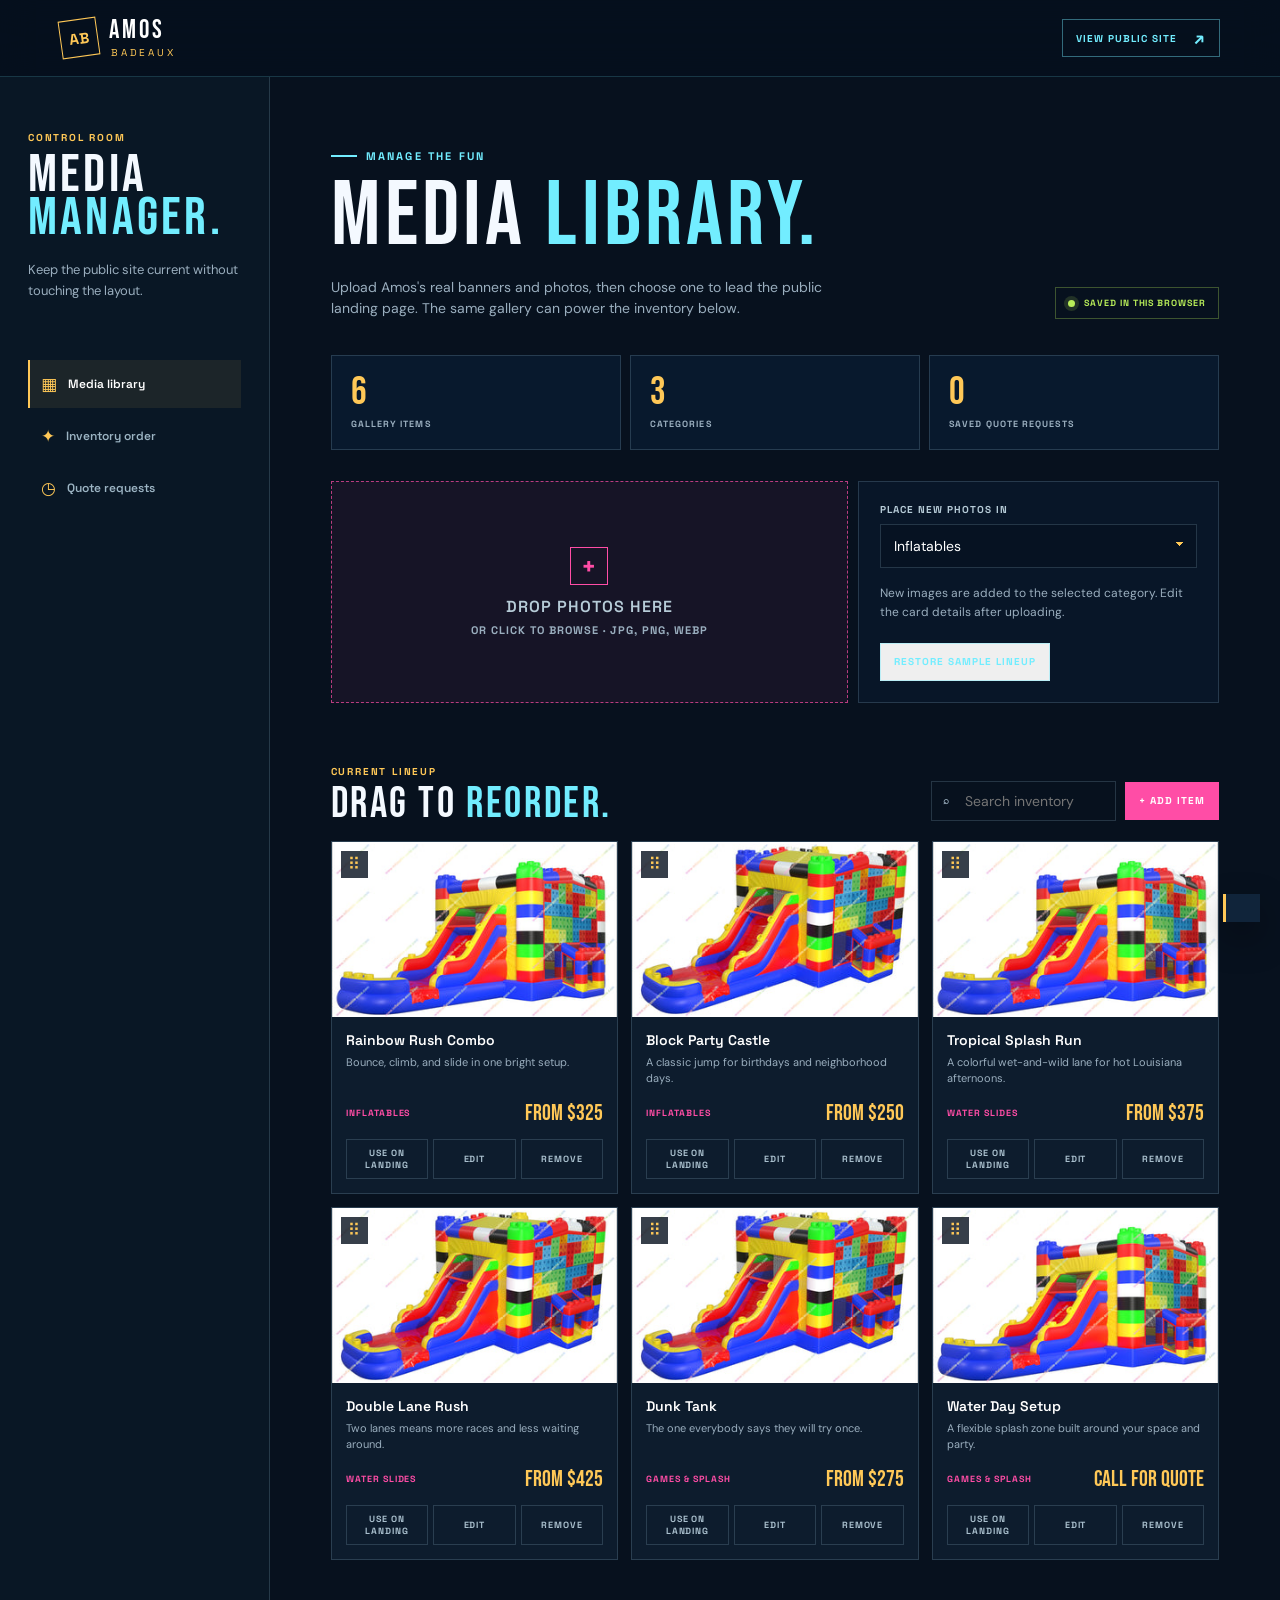
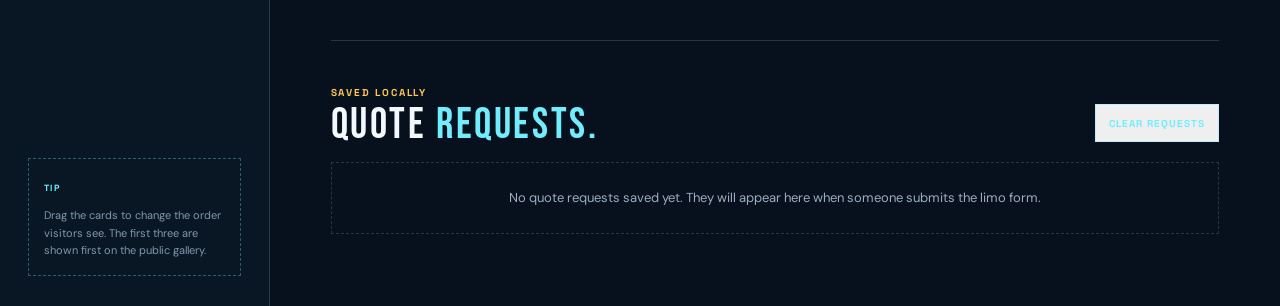
<file: admin.html>
<!doctype html>
<html lang="en">
<head>
  <meta charset="UTF-8" />
  <meta name="viewport" content="width=device-width, initial-scale=1.0" />
  <meta name="description" content="Amos Badeaux media and inventory manager" />
  <title>Media Manager | Amos Badeaux</title>
  <link rel="preconnect" href="https://fonts.googleapis.com" />
  <link rel="preconnect" href="https://fonts.gstatic.com" crossorigin />
  <link href="https://fonts.googleapis.com/css2?family=Bebas+Neue&family=DM+Sans:wght@400;500;600;700&family=Space+Grotesk:wght@500;600;700&display=swap" rel="stylesheet" />
  <link rel="stylesheet" href="styles.css" />
  <link rel="stylesheet" href="admin.css" />
</head>
<body class="admin-body">
  <header class="site-header">
    <div class="container nav-wrap"><a class="brand" href="index.html"><span class="brand-mark">AB</span><span class="brand-copy"><strong>AMOS</strong><em>BADEAUX</em></span></a><a class="button button-outline button-small" href="index.html">View public site <span>↗</span></a></div>
  </header>
  <main class="admin-shell">
    <aside class="admin-sidebar">
      <div><p class="admin-overline">Control room</p><h1>MEDIA<br /><span>MANAGER.</span></h1><p class="admin-side-copy">Keep the public site current without touching the layout.</p></div>
      <nav class="admin-side-nav" aria-label="Admin areas"><a class="active" href="#media"><span>▦</span> Media library</a><a href="#inventory"><span>✦</span> Inventory order</a><a href="#requests"><span>◷</span> Quote requests</a></nav>
      <div class="admin-note"><span>TIP</span><p>Drag the cards to change the order visitors see. The first three are shown first on the public gallery.</p></div>
    </aside>
    <section class="admin-main" id="media">
      <div class="admin-heading"><div><p class="eyebrow eyebrow-cyan"><span></span> Manage the fun</p><h2>MEDIA <span>LIBRARY.</span></h2><p>Upload Amos's real banners and photos, then choose one to lead the public landing page. The same gallery can power the inventory below.</p></div><div class="admin-status"><span class="live-dot"></span> Saved in this browser</div></div>
      <div class="admin-stats"><div><span id="mediaCount">0</span><small>gallery items</small></div><div><span id="categoryCount">0</span><small>categories</small></div><div><span id="requestCount">0</span><small>saved quote requests</small></div></div>
      <div class="upload-layout">
        <label class="drop-zone" id="dropZone" for="fileInput"><input id="fileInput" type="file" accept="image/jpeg,image/png,image/webp" multiple /><span class="upload-plus">+</span><strong>Drop photos here</strong><small>or click to browse · JPG, PNG, WEBP</small></label>
        <div class="upload-settings"><label>Place new photos in<select id="uploadCategory"><option>Inflatables</option><option>Water slides</option><option>Games &amp; splash</option><option>Auto care</option><option>Fireworks</option><option>VIP rides</option></select></label><p>New images are added to the selected category. Edit the card details after uploading.</p><button class="button button-outline button-small" id="restoreDefaults" type="button">Restore sample lineup</button></div>
      </div>
      <div class="media-toolbar" id="inventory"><div><p class="admin-overline">Current lineup</p><h3>DRAG TO <span>REORDER.</span></h3></div><div class="toolbar-actions"><label class="search-box"><span>⌕</span><input id="mediaSearch" type="search" placeholder="Search inventory" /></label><button class="button button-pink button-small" id="addItemButton" type="button">+ Add item</button></div></div>
      <div class="admin-media-grid" id="mediaGrid" aria-live="polite"></div>
      <section class="requests-section" id="requests"><div class="media-toolbar"><div><p class="admin-overline">Saved locally</p><h3>QUOTE <span>REQUESTS.</span></h3></div><button class="button button-outline button-small" id="clearRequests" type="button">Clear requests</button></div><div class="requests-list" id="requestsList"></div></section>
    </section>
  </main>
  <div class="edit-modal" id="editModal" hidden><div class="edit-backdrop" data-close-edit></div><form class="edit-panel" id="editForm"><button class="modal-close" type="button" data-close-edit aria-label="Close editor">×</button><p class="eyebrow eyebrow-pink"><span></span> Edit inventory</p><h2>MAKE IT <span>YOUR OWN.</span></h2><input type="hidden" name="id" /><div class="form-row"><label>Name<input name="name" required /></label><label>Price label<input name="price" required placeholder="From $325" /></label></div><label>Category<select name="category"><option>Inflatables</option><option>Water slides</option><option>Games &amp; splash</option><option>Auto care</option><option>Fireworks</option><option>VIP rides</option></select></label><label>Short description<textarea name="description" rows="3" required></textarea></label><label>Badge<input name="badge" placeholder="New or Big favorite" /></label><div class="edit-actions"><button class="button button-outline" type="button" data-close-edit>Cancel</button><button class="button button-pink" type="submit">Save item <span>↗</span></button></div></form></div>
  <div class="toast" id="toast" role="status" aria-live="polite"></div>
  <script src="admin.js"></script>
</body>
</html>
</file>
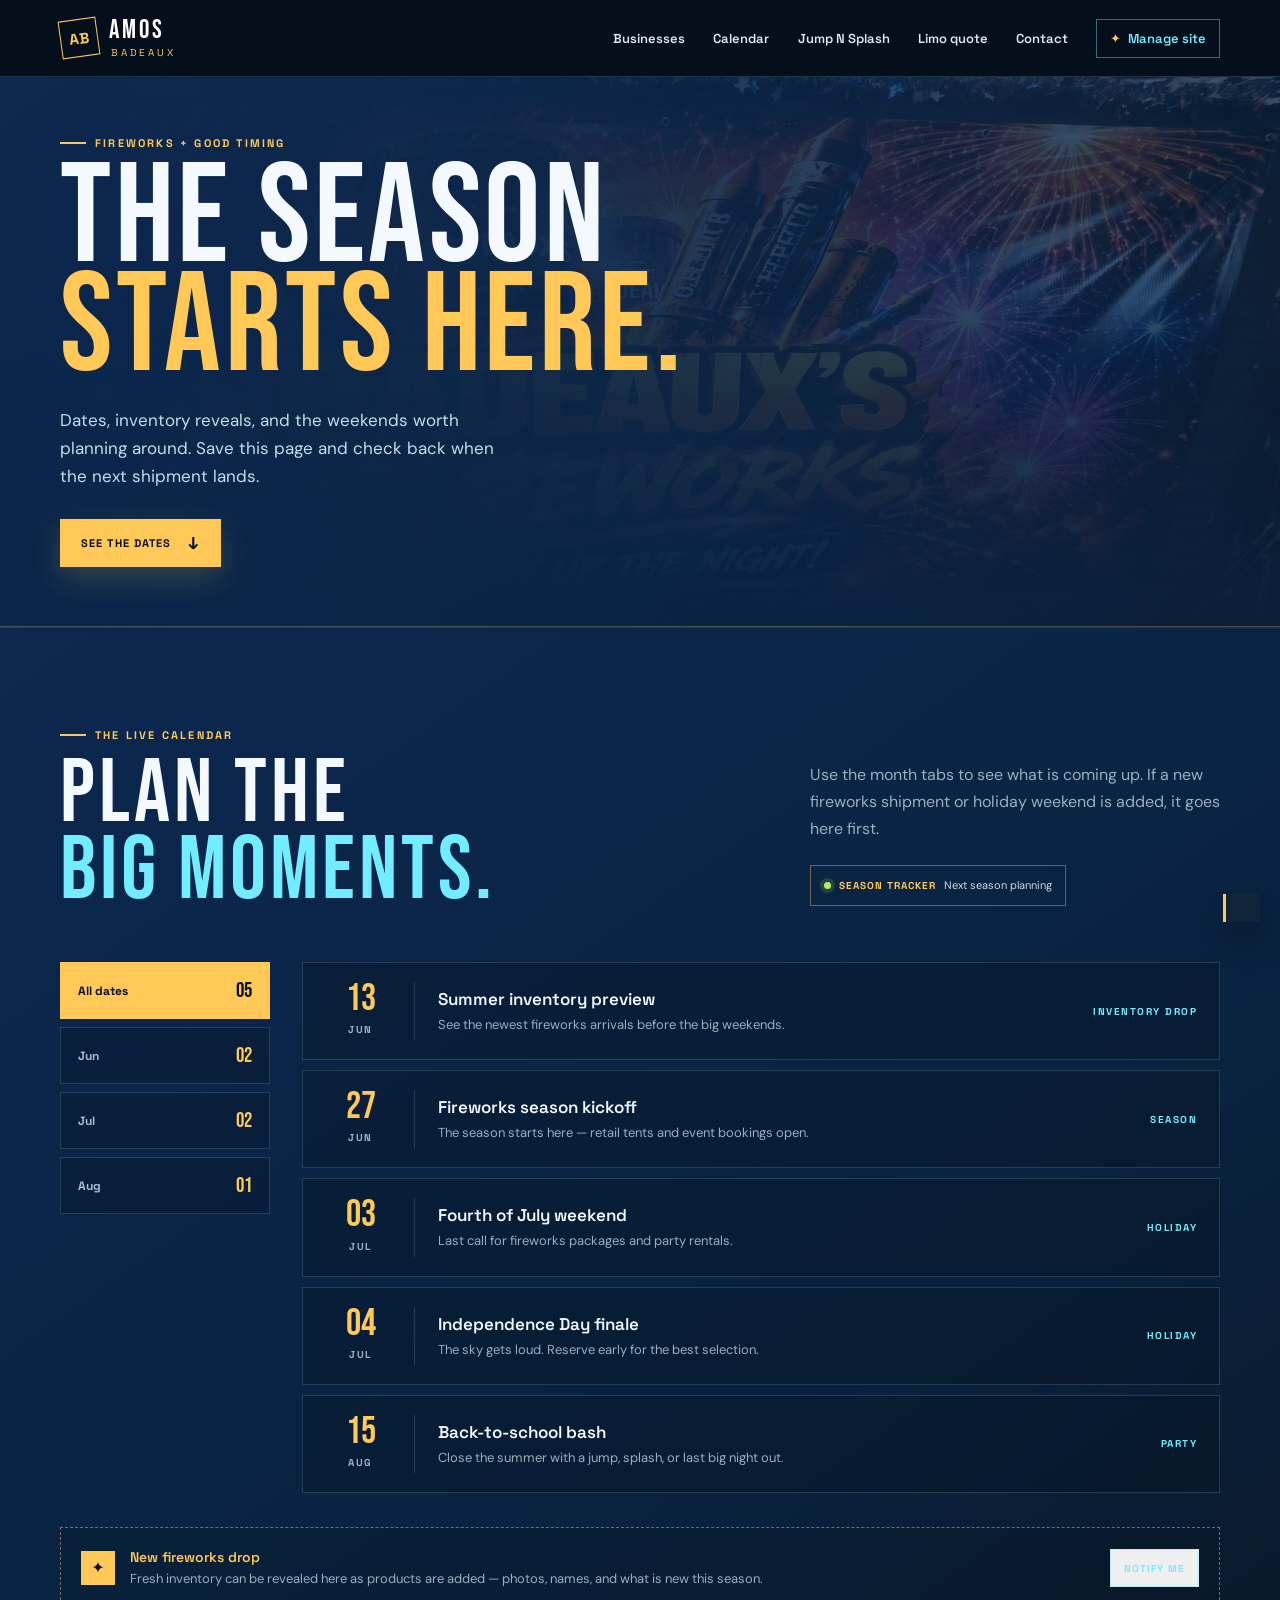
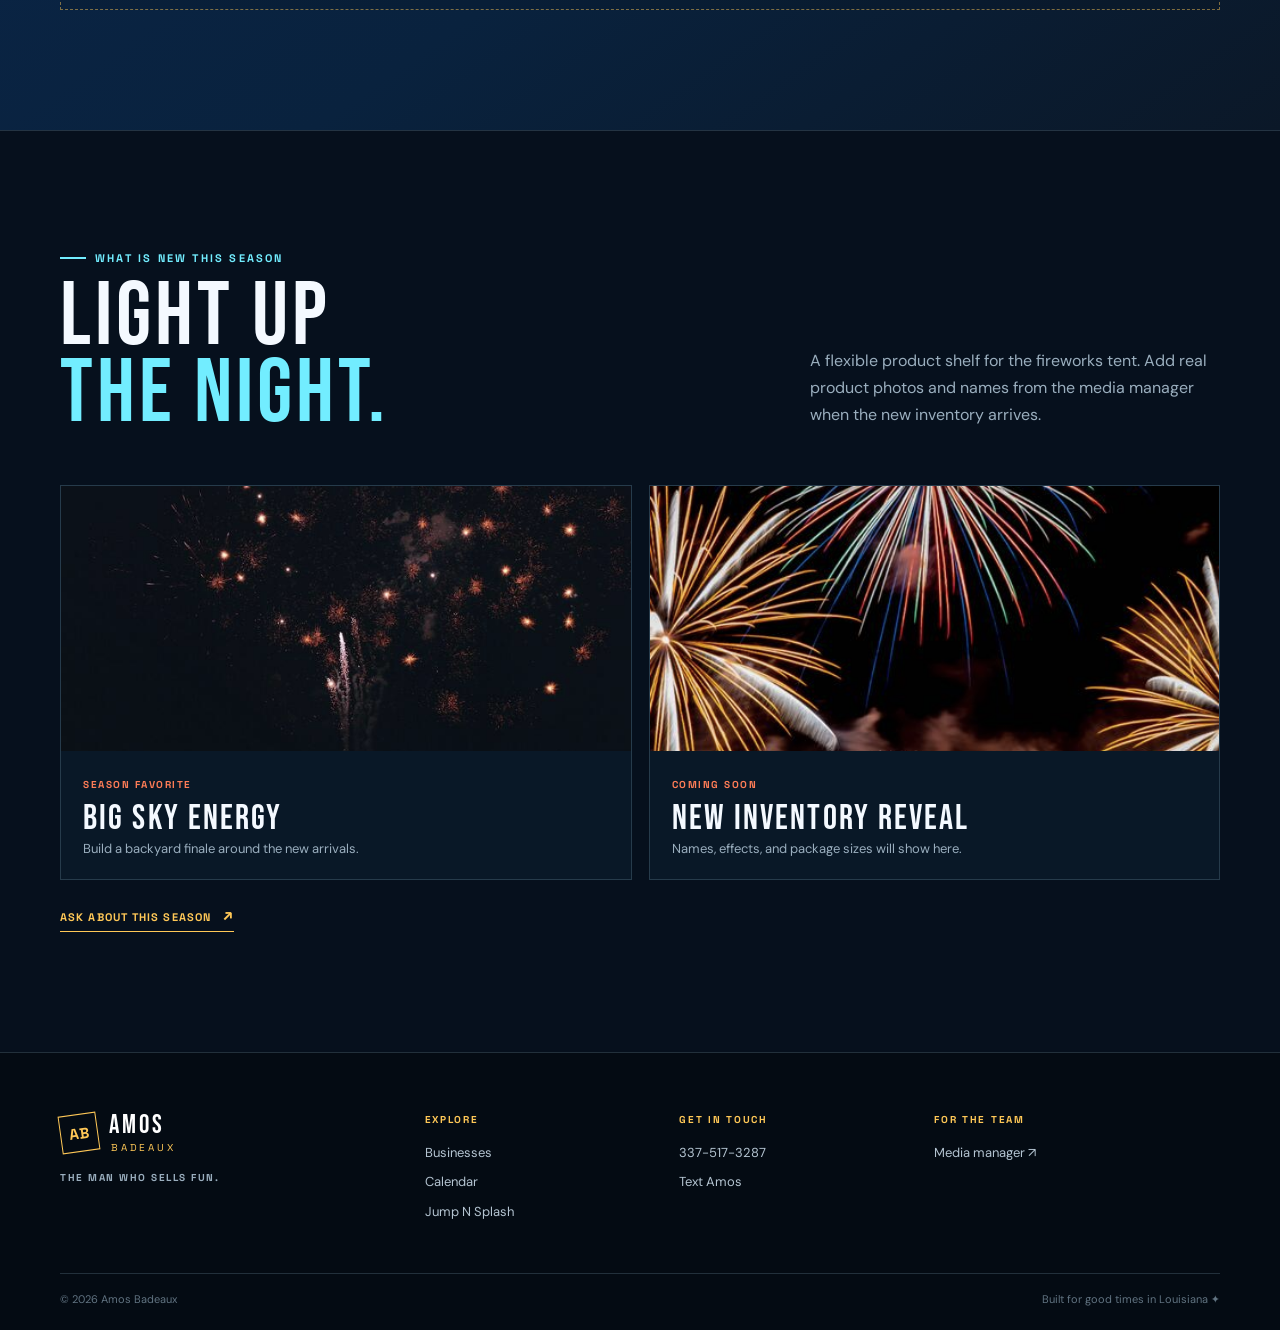
<file: calendar.html>
<!doctype html>
<html lang="en">
<head>
  <meta charset="UTF-8" />
  <meta name="viewport" content="width=device-width, initial-scale=1.0" />
  <meta name="description" content="Upcoming fireworks season dates and inventory drops from Amos Badeaux." />
  <title>Calendar & Fireworks Season | Amos Badeaux</title>
  <link rel="preconnect" href="https://fonts.googleapis.com" />
  <link rel="preconnect" href="https://fonts.gstatic.com" crossorigin />
  <link href="https://fonts.googleapis.com/css2?family=Bebas+Neue&family=DM+Sans:wght@400;500;600;700&family=Space+Grotesk:wght@500;600;700&display=swap" rel="stylesheet" />
  <link rel="stylesheet" href="styles.css" />
</head>
<body>
  <a class="skip-link" href="#main">Skip to content</a>
  <header class="site-header" id="top"><div class="container nav-wrap"><a class="brand" href="index.html"><span class="brand-mark">AB</span><span class="brand-copy"><strong>AMOS</strong><em>BADEAUX</em></span></a><button class="menu-toggle" type="button" aria-expanded="false" aria-controls="siteNav"><span></span><span></span><span></span><b class="sr-only">Open menu</b></button><nav class="site-nav" id="siteNav" aria-label="Primary navigation"><a href="index.html#services">Businesses</a><a href="#calendar">Calendar</a><a href="index.html#jump-splash">Jump N Splash</a><a href="index.html#limousine">Limo quote</a><a href="index.html#contact">Contact</a><a class="nav-admin" href="admin.html"><span aria-hidden="true">✦</span> Manage site</a></nav></div></header>
  <main id="main">
    <section class="calendar-page-hero section-blue"><div class="calendar-page-art"><img src="assets/images/amos/amos-banner-fireworks.jpg" alt="Amos's real Badeaux's Fireworks booth banner — Light Up the Night" /></div><div class="container calendar-page-copy"><p class="eyebrow eyebrow-gold"><span></span> Fireworks + good timing</p><h1>THE SEASON<br /><span>STARTS HERE.</span></h1><p>Dates, inventory reveals, and the weekends worth planning around. Save this page and check back when the next shipment lands.</p><a class="button button-gold" href="#calendar">See the dates <span>↓</span></a></div></section>
    <section class="section section-blue calendar-section calendar-page-section" id="calendar"><div class="container"><div class="section-heading split-heading"><div><p class="eyebrow eyebrow-gold"><span></span> The live calendar</p><h2>PLAN THE<br /><span>BIG MOMENTS.</span></h2></div><div class="section-intro calendar-intro"><p>Use the month tabs to see what is coming up. If a new fireworks shipment or holiday weekend is added, it goes here first.</p><div class="season-pill"><span class="live-dot"></span><strong>Season tracker</strong><span id="seasonStatus">Loading</span></div></div></div><div class="calendar-layout"><div class="calendar-controls" role="tablist" aria-label="Event months"><button class="month-tab active" type="button" role="tab" aria-selected="true" data-month="all">All dates <span>05</span></button><button class="month-tab" type="button" role="tab" aria-selected="false" data-month="june">Jun <span>02</span></button><button class="month-tab" type="button" role="tab" aria-selected="false" data-month="july">Jul <span>02</span></button><button class="month-tab" type="button" role="tab" aria-selected="false" data-month="august">Aug <span>01</span></button></div><div class="events-list" id="eventsList" aria-live="polite"></div></div><div class="inventory-drop"><span class="drop-icon">✦</span><div><strong>New fireworks drop</strong><p>Fresh inventory can be revealed here as products are added — photos, names, and what is new this season.</p></div><button class="button button-small button-outline" type="button" data-toast="Inventory updates will be posted here.">Notify me</button></div></div></section>
    <section class="section section-dark fireworks-showcase"><div class="container"><div class="section-heading split-heading"><div><p class="eyebrow eyebrow-cyan"><span></span> What is new this season</p><h2>LIGHT UP<br /><span>THE NIGHT.</span></h2></div><p class="section-intro">A flexible product shelf for the fireworks tent. Add real product photos and names from the media manager when the new inventory arrives.</p></div><div class="fireworks-preview-grid"><article><img src="assets/images/fireworks-celebration-night-sky-colorful-2.jpg" alt="Fireworks bursting across the night sky" loading="lazy" /><div><span>Season favorite</span><h3>Big sky energy</h3><p>Build a backyard finale around the new arrivals.</p></div></article><article><img src="assets/images/fireworks-celebration-night-sky-colorful-1.jpg" alt="Bright fireworks in a celebration" loading="lazy" /><div><span>Coming soon</span><h3>New inventory reveal</h3><p>Names, effects, and package sizes will show here.</p></div></article></div><a class="text-link fireworks-back-link" href="index.html#contact">Ask about this season <span>↗</span></a></div></section>
  </main>
  <footer class="site-footer"><div class="container footer-grid"><div><a class="brand" href="index.html"><span class="brand-mark">AB</span><span class="brand-copy"><strong>AMOS</strong><em>BADEAUX</em></span></a><p class="footer-tagline">The man who sells fun.</p></div><div><p class="footer-label">Explore</p><a href="index.html#services">Businesses</a><a href="#calendar">Calendar</a><a href="index.html#jump-splash">Jump N Splash</a></div><div><p class="footer-label">Get in touch</p><a href="tel:+13375173287">337-517-3287</a><a href="sms:+13375173287">Text Amos</a></div><div><p class="footer-label">For the team</p><a href="admin.html">Media manager <span>↗</span></a></div></div><div class="container footer-bottom"><span>© <span id="copyrightYear">2026</span> Amos Badeaux</span><span>Built for good times in Louisiana ✦</span></div></footer>
  <div class="toast" id="toast" role="status" aria-live="polite"></div>
  <script src="app.js"></script>
</body>
</html>
</file>
<file: styles.css>
:root {
  --ink: #06101d;
  --ink-2: #0a1726;
  --navy: #0d2545;
  --blue: #123d70;
  --blue-bright: #1e67bb;
  --cyan: #72edff;
  --cyan-deep: #2cc8e1;
  --gold: #ffc857;
  --gold-light: #ffe29a;
  --orange: #ff7d57;
  --pink: #ff4da6;
  --lime: #b8ed59;
  --silver: #d8e3eb;
  --muted: #9aaebe;
  --line: rgba(174, 214, 236, .18);
  --line-bright: rgba(114, 237, 255, .42);
  --shadow: 0 24px 70px rgba(0, 0, 0, .28);
  --display: "Bebas Neue", Impact, sans-serif;
  --body: "DM Sans", system-ui, sans-serif;
  --grotesk: "Space Grotesk", system-ui, sans-serif;
}

* { box-sizing: border-box; }
html { scroll-behavior: smooth; }
body { margin: 0; background: var(--ink); color: #f4f9ff; font-family: var(--body); line-height: 1.5; overflow-x: hidden; }
body.modal-open { overflow: hidden; }
a { color: inherit; text-decoration: none; }
button, input, select, textarea { font: inherit; }
button { color: inherit; }
img { max-width: 100%; display: block; }
::selection { background: var(--gold); color: var(--ink); }

.container { width: min(1160px, calc(100% - 40px)); margin: 0 auto; }
.sr-only { position: absolute; width: 1px; height: 1px; padding: 0; margin: -1px; overflow: hidden; clip: rect(0, 0, 0, 0); white-space: nowrap; border: 0; }
.skip-link { position: fixed; top: 10px; left: 10px; z-index: 1000; padding: 10px 14px; background: var(--gold); color: var(--ink); transform: translateY(-160%); transition: transform .2s; }
.skip-link:focus { transform: translateY(0); }
.site-noise { position: fixed; inset: 0; z-index: 0; pointer-events: none; opacity: .07; background-image: url("data:image/svg+xml,%3Csvg viewBox='0 0 180 180' xmlns='http://www.w3.org/2000/svg'%3E%3Cfilter id='n'%3E%3CfeTurbulence type='fractalNoise' baseFrequency='.85' numOctaves='3' stitchTiles='stitch'/%3E%3C/filter%3E%3Crect width='100%25' height='100%25' filter='url(%23n)' opacity='.55'/%3E%3C/svg%3E"); }
main, footer { position: relative; z-index: 1; }

.site-header { position: sticky; top: 0; z-index: 50; border-bottom: 1px solid rgba(114, 237, 255, .18); background: rgba(6, 16, 29, .9); backdrop-filter: blur(18px); }
.nav-wrap { min-height: 76px; display: flex; align-items: center; justify-content: space-between; gap: 28px; }
.brand { display: inline-flex; align-items: center; gap: 11px; flex: none; }
.brand-mark { display: grid; place-items: center; width: 38px; height: 38px; border: 1px solid var(--gold); color: var(--gold); font: 700 15px/1 var(--grotesk); transform: rotate(-8deg); }
.brand-copy { display: flex; flex-direction: column; line-height: .85; letter-spacing: .11em; }
.brand-copy strong { color: white; font: 26px/1 var(--display); letter-spacing: .12em; }
.brand-copy em { color: var(--gold); font: normal 10px/1 var(--grotesk); letter-spacing: .28em; padding-left: 2px; margin-top: 4px; }
.site-nav { display: flex; align-items: center; gap: clamp(15px, 2.2vw, 30px); font: 600 13px var(--grotesk); color: #d9ebf4; }
.site-nav > a:not(.nav-admin) { position: relative; padding: 28px 0; }
.site-nav > a:not(.nav-admin)::after { content: ""; position: absolute; bottom: 19px; left: 0; width: 0; height: 2px; background: var(--gold); transition: width .2s; }
.site-nav > a:not(.nav-admin):hover::after, .site-nav > a:not(.nav-admin):focus-visible::after { width: 100%; }
.site-nav a:hover { color: var(--gold); }
.nav-admin { border: 1px solid var(--line-bright); color: var(--cyan) !important; padding: 10px 13px; }
.nav-admin span { color: var(--gold); margin-right: 4px; }
.menu-toggle { display: none; border: 0; background: none; padding: 7px; cursor: pointer; }
.menu-toggle span { display: block; width: 25px; height: 2px; margin: 5px 0; background: white; }

.section { padding: 120px 0; }
.section-dark { background: var(--ink); }
.section-blue { background: linear-gradient(145deg, #0c2850 0%, #09223e 66%, #0b1828 100%); }
.section-heading { margin-bottom: 52px; }
.split-heading { display: flex; align-items: end; justify-content: space-between; gap: 40px; }
.split-heading > * { max-width: 540px; }
.section-intro { max-width: 410px !important; color: var(--muted); font-size: 16px; line-height: 1.7; margin: 0 0 4px; }
.eyebrow { display: flex; align-items: center; gap: 9px; margin: 0 0 14px; text-transform: uppercase; letter-spacing: .2em; font: 700 11px var(--grotesk); }
.eyebrow span { width: 26px; height: 2px; display: inline-block; }
.eyebrow-gold { color: var(--gold); }.eyebrow-gold span { background: var(--gold); }
.eyebrow-cyan { color: var(--cyan); }.eyebrow-cyan span { background: var(--cyan); }
.eyebrow-pink { color: var(--pink); }.eyebrow-pink span { background: var(--pink); }
.eyebrow-silver { color: var(--silver); }.eyebrow-silver span { background: var(--silver); }
h1, h2, h3, p { margin-top: 0; }
h2 { margin: 0; font: 400 clamp(54px, 7vw, 96px)/.86 var(--display); letter-spacing: .045em; }
h2 span { color: var(--cyan); }
.button { display: inline-flex; align-items: center; justify-content: center; gap: 17px; min-height: 48px; padding: 13px 20px; border: 1px solid transparent; cursor: pointer; text-transform: uppercase; letter-spacing: .1em; font: 700 11px var(--grotesk); transition: transform .2s, box-shadow .2s, background .2s, color .2s; }
.button:hover { transform: translateY(-3px); }
.button span { font-size: 17px; line-height: 0; }
.button-gold { background: var(--gold); color: var(--ink); box-shadow: 0 12px 30px rgba(255, 200, 87, .18); }
.button-gold:hover { background: var(--gold-light); box-shadow: 0 14px 36px rgba(255, 200, 87, .28); }
.button-ghost { border-color: rgba(255,255,255,.45); color: white; }
.button-ghost:hover, .button-outline:hover { border-color: var(--gold); color: var(--gold); }
.button-outline { border-color: var(--line-bright); color: var(--cyan); }
.button-cyan { background: var(--cyan); color: var(--ink); }
.button-pink { background: var(--pink); color: white; }
.button-small { min-height: 38px; padding: 9px 13px; font-size: 10px; }
.button-full { width: 100%; }
.text-link { display: inline-flex; gap: 12px; padding-bottom: 7px; border-bottom: 1px solid var(--gold); color: var(--gold); text-transform: uppercase; letter-spacing: .1em; font: 700 11px var(--grotesk); }
.text-link span { font-size: 16px; line-height: .6; }

.hero { min-height: min(790px, calc(100vh - 76px)); position: relative; display: flex; align-items: center; overflow: hidden; }
.hero-image, .hero-shade, .hero-grid { position: absolute; inset: 0; }
.hero-image img { width: 100%; height: 100%; object-fit: cover; object-position: center 55%; filter: saturate(.85) contrast(1.12); transform: scale(1.03); animation: hero-breathe 16s ease-in-out infinite alternate; }
@keyframes hero-breathe { to { transform: scale(1.08); } }
.hero-shade { background: linear-gradient(90deg, rgba(6,16,29,.98) 0%, rgba(6,16,29,.86) 33%, rgba(6,16,29,.35) 70%, rgba(6,16,29,.72) 100%), linear-gradient(0deg, rgba(6,16,29,.96) 0%, transparent 35%); }
.hero-grid { opacity: .35; background-image: linear-gradient(rgba(114,237,255,.1) 1px, transparent 1px), linear-gradient(90deg, rgba(114,237,255,.1) 1px, transparent 1px); background-size: 88px 88px; mask-image: linear-gradient(90deg, black, transparent 74%); }
.hero-content { position: relative; z-index: 1; padding: 90px 0 115px; }
.hero h1 { max-width: 700px; margin: 0 0 25px; font: 400 clamp(74px, 11vw, 155px)/.78 var(--display); letter-spacing: .025em; }
.hero h1 span { color: var(--gold); }
.hero-lede { max-width: 450px; margin: 0 0 34px; color: #d4e2ec; font-size: 18px; line-height: 1.6; }
.hero-actions { display: flex; gap: 12px; flex-wrap: wrap; }
.hero-proof { display: flex; flex-wrap: wrap; gap: 25px; margin-top: 75px; color: #b2c5d2; font: 11px var(--grotesk); text-transform: uppercase; letter-spacing: .08em; }
.hero-proof b { color: var(--gold); margin-right: 5px; }
.scroll-cue { position: absolute; z-index: 2; right: max(20px, calc((100% - 1160px)/2)); bottom: 27px; display: flex; align-items: center; gap: 10px; color: #adc0cd; text-transform: uppercase; letter-spacing: .15em; font-size: 10px; writing-mode: vertical-rl; }
.scroll-cue span { width: 1px; height: 40px; background: var(--gold); }

.hero-split .hero-inner { display: grid; grid-template-columns: minmax(0, 560px) minmax(0, 1fr); grid-template-areas: "content portrait"; gap: clamp(30px, 4vw, 60px); align-items: center; width: 100%; position: relative; z-index: 1; }
.hero-split .hero-content { grid-area: content; }
.hero-split .hero-portrait { grid-area: portrait; }
.hero-portrait { position: relative; display: block; width: 100%; margin: 0; padding: 90px 0 115px; border: 0; background: none; cursor: pointer; text-align: left; }
.hero-portrait img { width: 100%; aspect-ratio: 16/9; object-fit: cover; object-position: center 42%; border-radius: 12px; border: 1px solid var(--line-bright); background: #0a1726; box-shadow: 0 34px 90px rgba(0,0,0,.55), 0 0 0 5px rgba(255,200,87,.1); transform: rotate(1.4deg); transition: transform .35s, box-shadow .35s; }
.hero-portrait:hover img, .hero-portrait:focus-visible img { transform: rotate(0deg) scale(1.02); box-shadow: 0 42px 110px rgba(0,0,0,.62), 0 0 0 5px rgba(255,200,87,.25); }
.hero-portrait:focus-visible { outline: none; }
.hero-portrait .portrait-note { display: block; margin-top: 15px; color: var(--gold-light); text-align: right; font: 600 11px/1.6 var(--grotesk); letter-spacing: .1em; text-transform: uppercase; }
.hero-portrait .portrait-note b { color: var(--cyan); font-weight: 700; }

.booth-section { background: var(--ink-2); border-top: 1px solid var(--line); border-bottom: 1px solid var(--line); }
.booth-section .section-intro { max-width: 380px; }
.booth-strip { display: grid; grid-auto-flow: column; grid-auto-columns: minmax(300px, 360px); gap: 16px; overflow-x: auto; padding: 4px 2px 16px; scroll-snap-type: x proximity; scrollbar-width: thin; scrollbar-color: rgba(114,237,255,.35) transparent; }
.booth-strip::-webkit-scrollbar { height: 8px; }
.booth-strip::-webkit-scrollbar-thumb { background: rgba(114,237,255,.25); border-radius: 4px; }
.booth-card { position: relative; border: 1px solid var(--line); background: #0c1a2b; padding: 0; cursor: pointer; overflow: hidden; scroll-snap-align: start; transition: transform .22s, border-color .22s, box-shadow .22s; }
.booth-card img { width: 100%; height: 252px; object-fit: cover; filter: saturate(.92); transition: transform .45s, filter .45s; }
.booth-card:hover, .booth-card:focus-visible { transform: translateY(-5px); border-color: var(--gold); box-shadow: 0 18px 44px rgba(0,0,0,.4); }
.booth-card:focus-visible { outline: none; }
.booth-card:hover img, .booth-card:focus-visible img { transform: scale(1.05); filter: saturate(1.12); }
.booth-tag { position: absolute; top: 12px; left: 12px; z-index: 1; padding: 5px 9px; background: var(--gold); color: var(--ink); text-transform: uppercase; letter-spacing: .1em; font: 700 10px var(--grotesk); }

.ticker { position: relative; z-index: 2; overflow: hidden; background: var(--gold); color: var(--ink); transform: rotate(-1.2deg) scale(1.02); margin: -14px 0 -6px; box-shadow: 0 7px 20px rgba(0,0,0,.3); }
.ticker-track { display: flex; align-items: center; justify-content: space-around; min-width: max-content; gap: 32px; padding: 12px 0; font: 700 13px var(--grotesk); letter-spacing: .17em; animation: ticker-scroll 28s linear infinite; }
.ticker i { font-style: normal; font-size: 16px; }
@keyframes ticker-scroll { from { transform: translateX(0); } to { transform: translateX(-25%); } }

.services-section { padding-top: 145px; }
.service-grid { display: grid; grid-template-columns: repeat(2, 1fr); gap: 18px; }
.service-card { min-height: 490px; display: flex; flex-direction: column; border: 1px solid var(--line); background: #091827; overflow: hidden; transition: transform .25s, border-color .25s, box-shadow .25s; }
.service-card:hover { transform: translateY(-8px); box-shadow: var(--shadow); }
.service-card-auto:hover { border-color: #e8f0f2; }.service-card-fire:hover { border-color: var(--orange); }.service-card-limo:hover { border-color: var(--gold); }.service-card-jump:hover { border-color: var(--pink); }
.card-image { height: 255px; position: relative; overflow: hidden; background: var(--navy); }
.card-image::after { content: ""; position: absolute; inset: 0; background: linear-gradient(0deg, rgba(6,16,29,.83), transparent 65%); }
.card-image img { width: 100%; height: 100%; object-fit: cover; transition: transform .5s, filter .4s; filter: saturate(.8); }
.service-card:hover .card-image img { transform: scale(1.06); filter: saturate(1.15); }
.card-number { position: absolute; z-index: 1; top: 18px; right: 19px; color: white; font: 400 38px/1 var(--display); letter-spacing: .05em; text-shadow: 0 2px 20px #000; }
.service-card-body { flex: 1; padding: 25px 28px 27px; display: flex; flex-direction: column; }
.card-kicker { margin-bottom: 8px; color: var(--muted); text-transform: uppercase; letter-spacing: .15em; font: 700 10px var(--grotesk); }
.service-card h3 { margin: 0 0 13px; font: 400 43px/.85 var(--display); letter-spacing: .05em; }
.service-card h3 span { color: var(--cyan); }.service-card-fire h3 span { color: var(--orange); }.service-card-limo h3 span { color: var(--gold); }.service-card-jump h3 span { color: var(--pink); }
.service-card-body > p:not(.card-kicker) { max-width: 340px; margin-bottom: 22px; color: var(--muted); font-size: 14px; line-height: 1.6; }
.card-link { margin-top: auto; color: var(--cyan); text-transform: uppercase; letter-spacing: .14em; font: 700 11px var(--grotesk); }.service-card-fire .card-link { color: var(--orange); }.service-card-limo .card-link { color: var(--gold); }.service-card-jump .card-link { color: var(--pink); }
.card-link b { display: inline-block; margin-left: 7px; font-size: 16px; transition: transform .2s; }.service-card:hover .card-link b { transform: translate(4px, -3px); }

.statement-section { background: var(--gold); color: var(--ink); padding: 112px 0; }
.statement-grid { display: grid; grid-template-columns: 95px 1fr 210px; align-items: center; gap: 65px; }
.vertical-label { margin: 0; writing-mode: vertical-rl; transform: rotate(180deg); color: rgba(6,16,29,.65); text-transform: uppercase; letter-spacing: .25em; font: 700 10px var(--grotesk); }
.statement-copy h2 { color: var(--ink); max-width: 650px; margin-bottom: 26px; }.statement-copy h2 em { color: var(--blue); font-style: normal; }.statement-copy > p:not(.eyebrow) { max-width: 570px; margin-bottom: 26px; color: #374452; line-height: 1.7; }
.statement-copy .text-link { color: var(--ink); border-color: var(--ink); }
.statement-stamp { width: 180px; height: 180px; display: flex; align-items: center; justify-content: center; flex-direction: column; border: 2px solid var(--ink); border-radius: 50%; transform: rotate(11deg); text-transform: uppercase; text-align: center; font-family: var(--grotesk); }.statement-stamp strong { color: var(--blue); font: 700 60px/.9 var(--display); letter-spacing: .08em; }.statement-stamp span { font-size: 10px; letter-spacing: .2em; }

.calendar-section { border-top: 1px solid rgba(114,237,255,.15); }
.calendar-intro > p { margin-bottom: 23px; }.season-pill { display: inline-flex; align-items: center; gap: 8px; padding: 10px 13px; border: 1px solid rgba(255,200,87,.4); color: var(--gold-light); font-size: 11px; }.season-pill strong { color: var(--gold); text-transform: uppercase; letter-spacing: .1em; font: 700 10px var(--grotesk); }.season-pill span:last-child { color: #ccd8e0; }.live-dot { width: 7px; height: 7px; border-radius: 50%; background: var(--lime); box-shadow: 0 0 0 4px rgba(184,237,89,.15); }
.calendar-layout { display: grid; grid-template-columns: 210px 1fr; gap: 32px; }
.calendar-controls { display: flex; flex-direction: column; gap: 8px; }.month-tab { display: flex; justify-content: space-between; align-items: center; padding: 15px 17px; border: 1px solid var(--line); background: rgba(5,16,30,.3); color: #a8c1d1; cursor: pointer; text-align: left; font: 700 12px var(--grotesk); transition: .2s; }.month-tab span { color: var(--gold); font: 400 21px var(--display); }.month-tab:hover, .month-tab.active { background: var(--gold); border-color: var(--gold); color: var(--ink); }.month-tab.active span { color: var(--ink); }
.events-list { display: flex; flex-direction: column; gap: 10px; }.event-card { display: grid; grid-template-columns: 90px 1fr auto; align-items: center; gap: 23px; padding: 19px 22px; border: 1px solid var(--line); background: rgba(5,16,30,.32); }.event-date { padding-right: 18px; border-right: 1px solid var(--line); text-align: center; text-transform: uppercase; }.event-date strong { display: block; color: var(--gold); font: 400 38px/.9 var(--display); }.event-date span { color: #9eb5c6; font: 700 10px var(--grotesk); letter-spacing: .15em; }.event-card h3 { margin: 0 0 5px; font: 600 17px var(--grotesk); }.event-card p { margin: 0; color: var(--muted); font-size: 13px; }.event-kind { color: var(--cyan); text-transform: uppercase; letter-spacing: .15em; font: 700 10px var(--grotesk); text-align: right; }.event-empty { padding: 35px; border: 1px dashed var(--line); color: var(--muted); text-align: center; }
.inventory-drop { display: flex; align-items: center; gap: 15px; margin-top: 34px; padding: 20px; border: 1px dashed rgba(255,200,87,.48); background: rgba(6,16,29,.2); }.drop-icon { display: grid; place-items: center; flex: none; width: 34px; height: 34px; color: var(--ink); background: var(--gold); }.inventory-drop strong { display: block; color: var(--gold); font: 600 14px var(--grotesk); }.inventory-drop p { margin: 3px 0 0; color: var(--muted); font-size: 13px; }.inventory-drop .button { margin-left: auto; flex: none; }

.autocare-section { border-top: 1px solid var(--line); }.eyebrow-silver + h2 span { color: var(--silver); }.auto-showcase { display: grid; grid-template-columns: 1.2fr .8fr; gap: 35px; align-items: stretch; }.auto-feature { min-height: 520px; position: relative; margin: 0; overflow: hidden; border: 1px solid rgba(216,227,235,.3); }.auto-feature img { width: 100%; height: 100%; object-fit: cover; filter: saturate(.7); }.auto-feature::after { content: ""; position: absolute; inset: 0; background: linear-gradient(0deg, rgba(6,16,29,.95), transparent 65%); }.auto-feature figcaption { position: absolute; z-index: 1; bottom: 26px; left: 28px; right: 28px; }.auto-feature figcaption span { display: block; margin-bottom: 9px; color: var(--silver); text-transform: uppercase; letter-spacing: .16em; font: 700 10px var(--grotesk); }.auto-feature figcaption strong { font: 400 43px/.9 var(--display); letter-spacing: .06em; }.auto-services { display: flex; flex-direction: column; border-top: 1px solid var(--line); }.mini-service { display: flex; align-items: center; gap: 18px; padding: 19px 0; border-bottom: 1px solid var(--line); }.mini-service > span { color: var(--silver); font: 400 22px var(--display); }.mini-service strong { display: block; font: 600 16px var(--grotesk); }.mini-service small { display: block; margin-top: 4px; color: var(--muted); font-size: 12px; }.auto-services .button { align-self: flex-start; margin-top: auto; }

.limo-section { background: #091521; border-top: 1px solid rgba(255,200,87,.23); }.limo-section h2 span { color: var(--gold); }.limo-layout { display: grid; grid-template-columns: 1fr 1fr; gap: 55px; align-items: start; }.limo-gallery { min-width: 0; }.limo-main-image { height: 405px; position: relative; margin: 0; overflow: hidden; background: #13273a; }.limo-main-image img { width: 100%; height: 100%; object-fit: cover; }.image-tag { position: absolute; left: 17px; bottom: 17px; padding: 7px 10px; color: var(--ink); background: var(--gold); text-transform: uppercase; letter-spacing: .1em; font: 700 10px var(--grotesk); }.limo-thumbs { display: flex; gap: 9px; margin-top: 10px; }.limo-thumb { width: 78px; height: 55px; padding: 2px; border: 1px solid transparent; background: transparent; cursor: pointer; opacity: .55; }.limo-thumb.active, .limo-thumb:hover { border-color: var(--gold); opacity: 1; }.limo-thumb img { width: 100%; height: 100%; object-fit: cover; }.limo-facts { display: flex; justify-content: space-between; gap: 10px; padding-top: 24px; color: var(--muted); text-transform: uppercase; letter-spacing: .08em; font: 10px var(--grotesk); }.limo-facts strong { display: block; margin-bottom: 4px; color: white; font: 600 15px var(--grotesk); text-transform: none; letter-spacing: 0; }
.quote-panel, .contact-form { padding: 29px; border: 1px solid rgba(255,200,87,.38); background: rgba(8, 25, 43, .72); box-shadow: var(--shadow); }.panel-top { display: flex; align-items: center; justify-content: space-between; gap: 10px; margin-bottom: 25px; padding-bottom: 14px; border-bottom: 1px solid var(--line); color: var(--muted); font-size: 11px; }.panel-label { color: var(--gold); text-transform: uppercase; letter-spacing: .16em; font: 700 11px var(--grotesk); }.step-count { color: var(--gold); font: 400 24px var(--display); }.step-count i { color: var(--muted); font: normal 13px var(--body); }
label, legend { display: block; color: #b6cbd7; text-transform: uppercase; letter-spacing: .1em; font: 700 10px var(--grotesk); } input, select, textarea { width: 100%; margin-top: 8px; padding: 12px 13px; border: 1px solid var(--line); border-radius: 0; outline: none; background: rgba(5,16,30,.6); color: white; font: 400 14px var(--body); text-transform: none; letter-spacing: 0; transition: border-color .2s, box-shadow .2s; } input:focus, select:focus, textarea:focus { border-color: var(--gold); box-shadow: 0 0 0 3px rgba(255,200,87,.1); } select { appearance: none; background-image: linear-gradient(45deg, transparent 50%, var(--gold) 50%), linear-gradient(135deg, var(--gold) 50%, transparent 50%); background-position: calc(100% - 16px) 17px, calc(100% - 12px) 17px; background-size: 4px 4px, 4px 4px; background-repeat: no-repeat; }
.form-row { display: grid; grid-template-columns: 1fr 1fr; gap: 11px; }.quote-panel form > label, .contact-form > label { margin-bottom: 15px; }.quote-panel fieldset { margin: 21px 0; padding: 0; border: 0; }.quote-panel legend { margin-bottom: 10px; }.check-line { display: flex; align-items: center; justify-content: space-between; padding: 10px 0; border-top: 1px solid var(--line); color: #cad8e2; text-transform: none; letter-spacing: 0; font: 400 13px var(--body); cursor: pointer; }.check-line input { width: 17px; height: 17px; margin: 0 11px 0 0; accent-color: var(--gold); }.check-line span { display: flex; justify-content: space-between; align-items: center; width: 100%; }.check-line b { color: var(--gold); font-weight: 500; }.estimate { display: grid; grid-template-columns: 1fr auto; gap: 5px 15px; align-items: end; padding: 18px 0; margin: 5px 0 18px; border-top: 1px solid var(--line); border-bottom: 1px solid var(--line); color: var(--muted); font-size: 12px; }.estimate strong { color: var(--gold); font: 400 45px/.8 var(--display); letter-spacing: .04em; }.estimate small { grid-column: 1 / -1; color: #7f96a5; font-size: 10px; }.contact-fields { padding-top: 1px; }.contact-fields > label { margin-bottom: 15px; }.form-note { margin: 13px 0 0; color: #8096a5; font-size: 10px; line-height: 1.5; }

.jump-section { background: #101223; border-top: 1px solid rgba(255,77,166,.24); }.jump-section h2 span { color: var(--pink); }.category-tabs { display: flex; flex-wrap: wrap; gap: 8px; margin-bottom: 20px; }.category-tab { padding: 11px 14px; border: 1px solid rgba(255,77,166,.3); background: rgba(255,77,166,.03); color: #d6bad0; cursor: pointer; text-transform: uppercase; letter-spacing: .1em; font: 700 10px var(--grotesk); transition: .2s; }.category-tab span { margin-left: 5px; color: var(--pink); }.category-tab:hover, .category-tab.active { border-color: var(--pink); background: var(--pink); color: white; }.category-tab.active span { color: white; }.jump-toolbar { display: flex; align-items: center; justify-content: space-between; margin: 18px 0; color: #93a2b6; text-transform: uppercase; letter-spacing: .13em; font: 700 10px var(--grotesk); }.drag-hint { color: var(--pink); }.drag-hint b { font-size: 18px; margin-right: 4px; }.jump-grid { display: grid; grid-template-columns: repeat(3, 1fr); gap: 16px; }.jump-card { position: relative; min-height: 340px; display: flex; flex-direction: column; border: 1px solid rgba(255,255,255,.12); background: #17172b; overflow: hidden; cursor: pointer; transition: transform .22s, border-color .22s, box-shadow .22s; }.jump-card:hover, .jump-card:focus-visible { transform: translateY(-6px); border-color: var(--pink); box-shadow: 0 18px 40px rgba(0,0,0,.3); outline: none; }.jump-card-image { height: 220px; position: relative; overflow: hidden; background: #222342; }.jump-card-image img { width: 100%; height: 100%; object-fit: cover; transition: transform .4s; }.jump-card:hover .jump-card-image img { transform: scale(1.08); }.jump-card-image::after { content: ""; position: absolute; inset: 0; background: linear-gradient(0deg, rgba(17,17,34,.8), transparent 60%); }.jump-card-badge { position: absolute; z-index: 1; top: 12px; left: 12px; padding: 5px 8px; background: var(--lime); color: var(--ink); text-transform: uppercase; font: 700 9px var(--grotesk); letter-spacing: .1em; }.jump-card-body { display: flex; flex-direction: column; gap: 6px; padding: 16px 17px; }.jump-card-body h3 { margin: 0; font: 600 17px var(--grotesk); }.jump-card-body p { margin: 0; color: #a8aabe; font-size: 12px; }.jump-card-price { margin-top: auto; color: var(--gold); font: 400 26px var(--display); }.carousel-dots { display: none; justify-content: center; gap: 6px; margin: 18px 0; }.carousel-dots span { width: 6px; height: 6px; border-radius: 50%; background: #5a5c72; }.carousel-dots span.active { background: var(--pink); transform: scale(1.35); }.jump-cta { display: flex; align-items: center; justify-content: space-between; gap: 20px; margin-top: 35px; padding: 22px 24px; border: 1px solid rgba(255,77,166,.45); background: rgba(255,77,166,.08); }.jump-cta strong { display: block; color: white; font: 600 16px var(--grotesk); }.jump-cta span { display: block; margin-top: 4px; color: #c0b7c6; font-size: 13px; }

.contact-section { background: linear-gradient(125deg, #0e5168, #0b2a42 48%, #0d1a2c); border-top: 1px solid rgba(114,237,255,.35); }.contact-section h2 span { color: var(--gold); }.contact-grid { display: grid; grid-template-columns: 1.1fr .9fr; gap: 90px; align-items: center; }.contact-lede { max-width: 450px; margin: 28px 0; color: #bfdae2; font-size: 16px; line-height: 1.7; }.contact-actions { display: flex; gap: 11px; flex-wrap: wrap; }.contact-form { border-color: rgba(114,237,255,.42); }.contact-form .panel-top span:last-child { color: var(--lime); }.contact-form textarea { resize: vertical; min-height: 100px; }

.site-footer { padding: 60px 0 22px; background: #040b13; border-top: 1px solid var(--line); }.footer-grid { display: grid; grid-template-columns: 1.5fr 1fr 1fr 1.3fr; gap: 35px; }.footer-tagline { margin: 18px 0 0; color: var(--muted); text-transform: uppercase; letter-spacing: .15em; font: 700 10px var(--grotesk); }.footer-grid > div:not(:first-child) { display: flex; flex-direction: column; align-items: flex-start; gap: 10px; }.footer-label { margin: 0 0 7px; color: var(--gold); text-transform: uppercase; letter-spacing: .17em; font: 700 10px var(--grotesk); }.footer-grid a:not(.brand) { color: #b4c4d1; font-size: 13px; }.footer-grid a:hover { color: var(--gold); }.footer-small { max-width: 190px; margin: 3px 0 0; color: #657988; font-size: 12px; line-height: 1.55; }.footer-bottom { display: flex; justify-content: space-between; gap: 20px; margin-top: 52px; padding-top: 17px; border-top: 1px solid var(--line); color: #617381; font-size: 11px; }

.modal[hidden] { display: none; }.modal { position: fixed; inset: 0; z-index: 100; display: grid; place-items: center; padding: 20px; }.modal-backdrop { position: absolute; inset: 0; background: rgba(2,7,13,.86); backdrop-filter: blur(8px); }.modal-shell { position: relative; z-index: 1; width: min(900px, 100%); max-height: calc(100vh - 40px); overflow: auto; border: 1px solid rgba(255,77,166,.55); background: #111326; box-shadow: 0 30px 100px rgba(0,0,0,.6); animation: modal-in .2s ease-out; }.modal-close { position: absolute; z-index: 2; top: 10px; right: 12px; width: 36px; height: 36px; border: 1px solid rgba(255,255,255,.4); background: rgba(0,0,0,.35); cursor: pointer; font-size: 25px; line-height: 1; }.modal-media { height: min(58vh, 520px); position: relative; background: #080a18; }.modal-media img { width: 100%; height: 100%; object-fit: cover; }.modal-arrow { position: absolute; top: 50%; width: 42px; height: 42px; border: 1px solid rgba(255,255,255,.6); background: rgba(6,16,29,.65); cursor: pointer; transform: translateY(-50%); font: 32px/1 var(--body); }.modal-arrow:hover { color: var(--pink); border-color: var(--pink); }.modal-prev { left: 14px; }.modal-next { right: 14px; }.modal-details { display: flex; justify-content: space-between; align-items: end; gap: 30px; padding: 25px 28px 29px; }.modal-details .eyebrow { margin-bottom: 8px; }.modal-details h2 { font-size: 55px; color: white; }.modal-details p:not(.eyebrow) { max-width: 470px; margin: 11px 0 0; color: #aeb4ca; font-size: 14px; }.modal-meta { flex: none; text-align: right; }.modal-meta span { display: block; color: var(--pink); text-transform: uppercase; letter-spacing: .15em; font: 700 10px var(--grotesk); }.modal-meta strong { display: block; margin-top: 6px; color: var(--gold); font: 400 37px var(--display); }.toast { position: fixed; z-index: 150; right: 20px; bottom: 20px; max-width: min(380px, calc(100% - 40px)); padding: 14px 17px; border-left: 3px solid var(--gold); background: #10243a; color: white; box-shadow: 0 15px 35px rgba(0,0,0,.35); transform: translateY(150%); transition: transform .25s; font-size: 13px; }.toast.show { transform: translateY(0); }
@keyframes modal-in { from { opacity: 0; transform: translateY(12px) scale(.98); } to { opacity: 1; transform: none; } }

/* Dedicated calendar page */
.calendar-page-hero { min-height: 550px; position: relative; overflow: hidden; display: flex; align-items: center; border-bottom: 1px solid rgba(255,200,87,.25); }
.calendar-page-art { position: absolute; inset: 0; opacity: .42; }.calendar-page-art::after { content: ""; position: absolute; inset: 0; background: linear-gradient(90deg, #0c2850 0%, rgba(12,40,80,.93) 35%, rgba(12,40,80,.28) 100%), linear-gradient(0deg, #0c2850, transparent 60%); }.calendar-page-art img { width: 100%; height: 100%; object-fit: cover; }
.calendar-page-copy { position: relative; z-index: 1; }.calendar-page-copy h1 { margin: 0 0 23px; font: 400 clamp(74px, 11vw, 145px)/.78 var(--display); letter-spacing: .025em; }.calendar-page-copy h1 span { color: var(--gold); }.calendar-page-copy > p:not(.eyebrow) { max-width: 455px; margin-bottom: 29px; color: #c8dbea; font-size: 17px; line-height: 1.65; }.calendar-page-section { padding-top: 100px; }.fireworks-showcase { border-top: 1px solid var(--line); }.fireworks-preview-grid { display: grid; grid-template-columns: repeat(2, 1fr); gap: 17px; }.fireworks-preview-grid article { border: 1px solid var(--line); background: #091827; }.fireworks-preview-grid img { width: 100%; height: 265px; object-fit: cover; filter: saturate(.8); }.fireworks-preview-grid article > div { padding: 20px 22px; }.fireworks-preview-grid span { color: var(--orange); text-transform: uppercase; letter-spacing: .15em; font: 700 10px var(--grotesk); }.fireworks-preview-grid h3 { margin: 8px 0 5px; font: 400 35px/.9 var(--display); letter-spacing: .06em; }.fireworks-preview-grid p { margin: 0; color: var(--muted); font-size: 13px; }.fireworks-back-link { margin-top: 30px; }

@media (max-width: 850px) {
  .container { width: min(100% - 32px, 650px); }
  .menu-toggle { display: block; }
  .site-nav { position: absolute; top: 75px; left: 0; right: 0; display: none; flex-direction: column; align-items: stretch; gap: 0; padding: 8px 16px 18px; border-bottom: 1px solid var(--line); background: rgba(6,16,29,.98); }.site-nav.open { display: flex; }.site-nav > a:not(.nav-admin) { padding: 14px 0; border-bottom: 1px solid rgba(255,255,255,.08); }.site-nav > a:not(.nav-admin)::after { bottom: 0; }.nav-admin { margin-top: 13px; text-align: center; }
  .hero { min-height: 680px; }.hero-content { padding: 75px 0 105px; }.hero h1 { font-size: clamp(72px, 17vw, 120px); }.scroll-cue { display: none; }
  .hero-split .hero-inner { display: block; }.hero-portrait { padding: 75px 0 0; }.hero-split .hero-content { padding: 34px 0 105px; }
  .split-heading { display: block; }.section-intro { margin-top: 25px; }.section { padding: 88px 0; }
  .statement-grid { grid-template-columns: 1fr; gap: 28px; }.vertical-label { writing-mode: initial; transform: none; }.statement-stamp { width: 140px; height: 140px; justify-self: end; }.statement-stamp strong { font-size: 48px; }
  .calendar-layout { grid-template-columns: 1fr; gap: 20px; }.calendar-controls { display: grid; grid-template-columns: repeat(4,1fr); }.month-tab { flex-direction: column; gap: 3px; align-items: flex-start; }.event-card { grid-template-columns: 75px 1fr; }.event-kind { grid-column: 2; text-align: left; }.event-date { padding-right: 12px; }.inventory-drop { align-items: flex-start; flex-wrap: wrap; }.inventory-drop .button { margin-left: 49px; }
  .auto-showcase, .limo-layout, .contact-grid { grid-template-columns: 1fr; gap: 35px; }.auto-feature { min-height: 430px; }.limo-layout { gap: 30px; }.contact-grid { gap: 45px; }.footer-grid { grid-template-columns: repeat(2, 1fr); }
  .jump-grid { grid-template-columns: repeat(2, 1fr); }.jump-cta { align-items: flex-start; flex-direction: column; }
}
@media (max-width: 560px) {
  .container { width: calc(100% - 28px); }.nav-wrap { min-height: 68px; }.site-nav { top: 67px; }.brand-copy strong { font-size: 22px; }.brand-mark { width: 33px; height: 33px; font-size: 13px; }
  .hero { min-height: 660px; }.hero-content { padding-top: 45px; }.hero-lede { font-size: 16px; }.hero-proof { display: grid; gap: 10px; margin-top: 52px; }.hero-actions .button { flex: 1 1 auto; }.ticker-track { justify-content: flex-start; animation-duration: 20s; }
  .hero-portrait { padding-top: 45px; }.hero-portrait img { aspect-ratio: 16/10; }.booth-strip { grid-auto-columns: minmax(260px, 78vw); }
  .service-grid, .jump-grid { grid-template-columns: 1fr; }.service-card { min-height: 420px; }.card-image { height: 210px; }.service-card h3 { font-size: 39px; }.jump-grid { display: flex; overflow: hidden; gap: 12px; touch-action: pan-y; cursor: grab; }.jump-grid.is-dragging { cursor: grabbing; }.jump-card { flex: 0 0 calc(100% - 34px); min-height: 320px; }.jump-card-image { height: 205px; }.carousel-dots { display: flex; }.jump-toolbar { align-items: flex-start; flex-direction: column; gap: 9px; }.category-tabs { flex-wrap: nowrap; overflow-x: auto; padding-bottom: 5px; }.category-tab { flex: none; }
  .calendar-controls { gap: 5px; }.month-tab { padding: 10px 8px; font-size: 9px; }.month-tab span { font-size: 17px; }.event-card { grid-template-columns: 64px 1fr; gap: 13px; padding: 15px 12px; }.event-date strong { font-size: 31px; }.event-card h3 { font-size: 15px; }.event-card p { font-size: 12px; }.inventory-drop .button { margin-left: 0; }
  .form-row { grid-template-columns: 1fr; gap: 0; }.quote-panel, .contact-form { padding: 20px 16px; }.limo-main-image { height: 275px; }.limo-facts { display: grid; grid-template-columns: repeat(3,1fr); }.limo-facts strong { font-size: 13px; }
  .contact-actions .button { width: 100%; }.footer-grid { grid-template-columns: 1fr 1fr; gap: 28px 18px; }.footer-grid > div:first-child { grid-column: 1 / -1; }.footer-bottom { flex-direction: column; gap: 7px; margin-top: 35px; }.modal { padding: 10px; }.modal-media { height: 45vh; }.modal-details { display: block; padding: 20px; }.modal-details h2 { font-size: 48px; }.modal-meta { margin-top: 20px; text-align: left; }.calendar-page-hero { min-height: 585px; }.calendar-page-copy h1 { font-size: 78px; }.fireworks-preview-grid { grid-template-columns: 1fr; }.fireworks-preview-grid img { height: 220px; }
}
@media (prefers-reduced-motion: reduce) { *, *::before, *::after { scroll-behavior: auto !important; animation-duration: .01ms !important; animation-iteration-count: 1 !important; transition-duration: .01ms !important; } }
</file>
<file: admin.css>
.admin-body { min-height: 100vh; background: #07111e; }
.admin-body .site-header { position: sticky; }
.admin-shell { display: grid; grid-template-columns: 270px 1fr; min-height: calc(100vh - 76px); position: relative; z-index: 1; }
.admin-sidebar { display: flex; flex-direction: column; padding: 54px 28px 30px; border-right: 1px solid var(--line); background: #091725; }
.admin-overline { margin: 0 0 9px; color: var(--gold); text-transform: uppercase; letter-spacing: .18em; font: 700 10px var(--grotesk); }
.admin-sidebar h1 { margin: 0; font: 400 54px/.8 var(--display); letter-spacing: .06em; }.admin-sidebar h1 span { color: var(--cyan); }.admin-side-copy { margin: 21px 0 0; color: var(--muted); font-size: 13px; line-height: 1.6; }
.admin-side-nav { display: flex; flex-direction: column; gap: 4px; margin-top: 58px; }.admin-side-nav a { display: flex; align-items: center; gap: 11px; padding: 13px 11px; color: #9cb4c3; border-left: 2px solid transparent; font: 600 12px var(--grotesk); }.admin-side-nav a span { color: var(--gold); font-size: 17px; }.admin-side-nav a:hover, .admin-side-nav a.active { border-left-color: var(--gold); background: rgba(255,200,87,.08); color: white; }
.admin-note { margin-top: auto; padding: 15px; border: 1px dashed rgba(114,237,255,.33); }.admin-note span { color: var(--cyan); letter-spacing: .16em; font: 700 9px var(--grotesk); }.admin-note p { margin: 9px 0 0; color: #8199a9; font-size: 11px; line-height: 1.6; }
.admin-main { width: min(100%, 1050px); padding: 72px 6%; }.admin-heading { display: flex; align-items: end; justify-content: space-between; gap: 25px; margin-bottom: 36px; }.admin-heading h2 { font-size: clamp(60px, 8vw, 92px); }.admin-heading h2 span, .media-toolbar h3 span { color: var(--cyan); }.admin-heading > div:first-child > p:last-child { max-width: 530px; margin: 21px 0 0; color: var(--muted); font-size: 14px; }.admin-status { display: flex; align-items: center; gap: 9px; padding: 9px 12px; border: 1px solid rgba(184,237,89,.3); color: var(--lime); white-space: nowrap; text-transform: uppercase; letter-spacing: .11em; font: 700 9px var(--grotesk); }.admin-status .live-dot { flex: none; }
.admin-stats { display: grid; grid-template-columns: repeat(3, 1fr); gap: 9px; margin-bottom: 31px; }.admin-stats > div { padding: 19px; border: 1px solid var(--line); background: rgba(13,37,69,.38); }.admin-stats span { display: block; color: var(--gold); font: 400 39px/.9 var(--display); }.admin-stats small { display: block; margin-top: 8px; color: var(--muted); text-transform: uppercase; letter-spacing: .12em; font: 700 9px var(--grotesk); }
.upload-layout { display: grid; grid-template-columns: 1fr .7fr; gap: 10px; margin-bottom: 62px; }.drop-zone { min-height: 180px; display: flex; align-items: center; justify-content: center; flex-direction: column; gap: 6px; border: 1px dashed rgba(255,77,166,.7); background: rgba(255,77,166,.06); cursor: pointer; text-align: center; transition: background .2s, border-color .2s; }.drop-zone.is-over, .drop-zone:hover { background: rgba(255,77,166,.14); border-color: var(--pink); }.drop-zone input { display: none; }.upload-plus { display: grid; place-items: center; width: 38px; height: 38px; margin-bottom: 5px; border: 1px solid var(--pink); color: var(--pink); font-size: 25px; }.drop-zone strong { font: 600 16px var(--grotesk); }.drop-zone small { color: var(--muted); font-size: 11px; }.upload-settings { padding: 21px; border: 1px solid var(--line); background: rgba(13,37,69,.25); }.upload-settings label { margin-bottom: 16px; }.upload-settings p { color: var(--muted); font-size: 12px; line-height: 1.6; }.upload-settings .button { margin-top: 8px; }
.media-toolbar { display: flex; align-items: end; justify-content: space-between; gap: 15px; margin-bottom: 20px; }.media-toolbar h3 { margin: 0; font: 400 43px/.8 var(--display); letter-spacing: .06em; }.toolbar-actions { display: flex; align-items: center; gap: 9px; }.search-box { display: flex; align-items: center; gap: 5px; padding-left: 11px; border: 1px solid var(--line); color: var(--muted); }.search-box input { width: 160px; margin: 0; padding: 10px; border: 0; background: transparent; }.search-box input:focus { box-shadow: none; }
.admin-media-grid { display: grid; grid-template-columns: repeat(3, 1fr); gap: 13px; }.media-card { position: relative; border: 1px solid var(--line); background: #0d1c2d; cursor: grab; transition: transform .2s, border-color .2s, opacity .2s; }.media-card.dragging { opacity: .35; transform: scale(.98); }.media-card.drag-over { border-color: var(--pink); transform: translateY(-5px); }.media-card-image { height: 175px; position: relative; background: #162b40; overflow: hidden; }.media-card-image img { width: 100%; height: 100%; object-fit: cover; }.drag-grip { position: absolute; top: 9px; left: 9px; z-index: 1; width: 27px; height: 27px; display: grid; place-items: center; background: rgba(6,16,29,.8); color: var(--gold); font-size: 17px; }.media-card-body { padding: 14px; }.media-card-body h4 { margin: 0 0 5px; color: white; font: 600 14px var(--grotesk); }.media-card-body p { min-height: 34px; margin: 0 0 12px; color: var(--muted); font-size: 11px; line-height: 1.5; }.media-card-meta { display: flex; align-items: center; justify-content: space-between; gap: 8px; }.media-card-meta span { color: var(--pink); text-transform: uppercase; letter-spacing: .11em; font: 700 9px var(--grotesk); }.media-card-meta strong { color: var(--gold); font: 400 22px var(--display); }.card-actions { display: flex; gap: 5px; margin-top: 12px; }.card-actions button { flex: 1; padding: 7px; border: 1px solid var(--line); background: transparent; color: #a9bfcd; cursor: pointer; text-transform: uppercase; letter-spacing: .1em; font: 700 9px var(--grotesk); }.card-actions button:hover { border-color: var(--gold); color: var(--gold); }.card-actions .delete-item:hover { border-color: var(--pink); color: var(--pink); }
.requests-section { margin-top: 80px; padding-top: 45px; border-top: 1px solid var(--line); }.requests-list { display: flex; flex-direction: column; gap: 8px; }.request-row { display: grid; grid-template-columns: 1.1fr 1fr .6fr auto; gap: 17px; align-items: center; padding: 14px 16px; border: 1px solid var(--line); background: rgba(13,37,69,.25); }.request-row strong { display: block; color: white; font: 600 13px var(--grotesk); }.request-row small { display: block; margin-top: 3px; color: var(--muted); font-size: 11px; }.request-estimate { color: var(--gold); font: 400 25px var(--display); }.empty-state { padding: 25px; border: 1px dashed var(--line); color: var(--muted); text-align: center; font-size: 13px; }
.edit-modal[hidden] { display: none; }.edit-modal { position: fixed; z-index: 100; inset: 0; display: grid; place-items: center; padding: 16px; }.edit-backdrop { position: absolute; inset: 0; background: rgba(2,7,13,.84); backdrop-filter: blur(7px); }.edit-panel { position: relative; z-index: 1; width: min(610px, 100%); max-height: calc(100vh - 32px); overflow: auto; padding: 30px; border: 1px solid var(--pink); background: #101426; box-shadow: 0 30px 100px rgba(0,0,0,.6); }.edit-panel .modal-close { top: 13px; right: 13px; }.edit-panel h2 { margin: 0 0 25px; font-size: 61px; }.edit-panel h2 span { color: var(--pink); }.edit-panel > label { margin-bottom: 15px; }.edit-actions { display: flex; justify-content: end; gap: 9px; margin-top: 25px; }
@media (max-width: 950px) { .admin-shell { grid-template-columns: 210px 1fr; }.admin-sidebar { padding-left: 19px; padding-right: 19px; }.admin-main { padding-left: 4%; padding-right: 4%; }.admin-media-grid { grid-template-columns: repeat(2, 1fr); } }
@media (max-width: 700px) { .admin-shell { display: block; }.admin-sidebar { padding: 35px 16px 22px; }.admin-side-nav { flex-direction: row; flex-wrap: wrap; margin-top: 28px; }.admin-side-nav a { padding: 10px; }.admin-note { display: none; }.admin-main { padding: 48px 16px; }.admin-heading { display: block; }.admin-status { display: inline-flex; margin-top: 20px; }.upload-layout { grid-template-columns: 1fr; }.media-toolbar { display: block; }.toolbar-actions { margin-top: 17px; }.search-box { flex: 1; }.search-box input { width: 100%; }.admin-media-grid { grid-template-columns: 1fr 1fr; }.request-row { grid-template-columns: 1fr 1fr; }.request-row > :last-child { grid-column: 2; text-align: right; } }
@media (max-width: 460px) { .admin-media-grid { grid-template-columns: 1fr; }.admin-stats { gap: 5px; }.admin-stats > div { padding: 12px 9px; }.admin-stats span { font-size: 31px; }.admin-stats small { font-size: 8px; }.toolbar-actions { flex-wrap: wrap; }.search-box { flex-basis: 100%; }.edit-panel { padding: 23px 16px; } }
</file>
